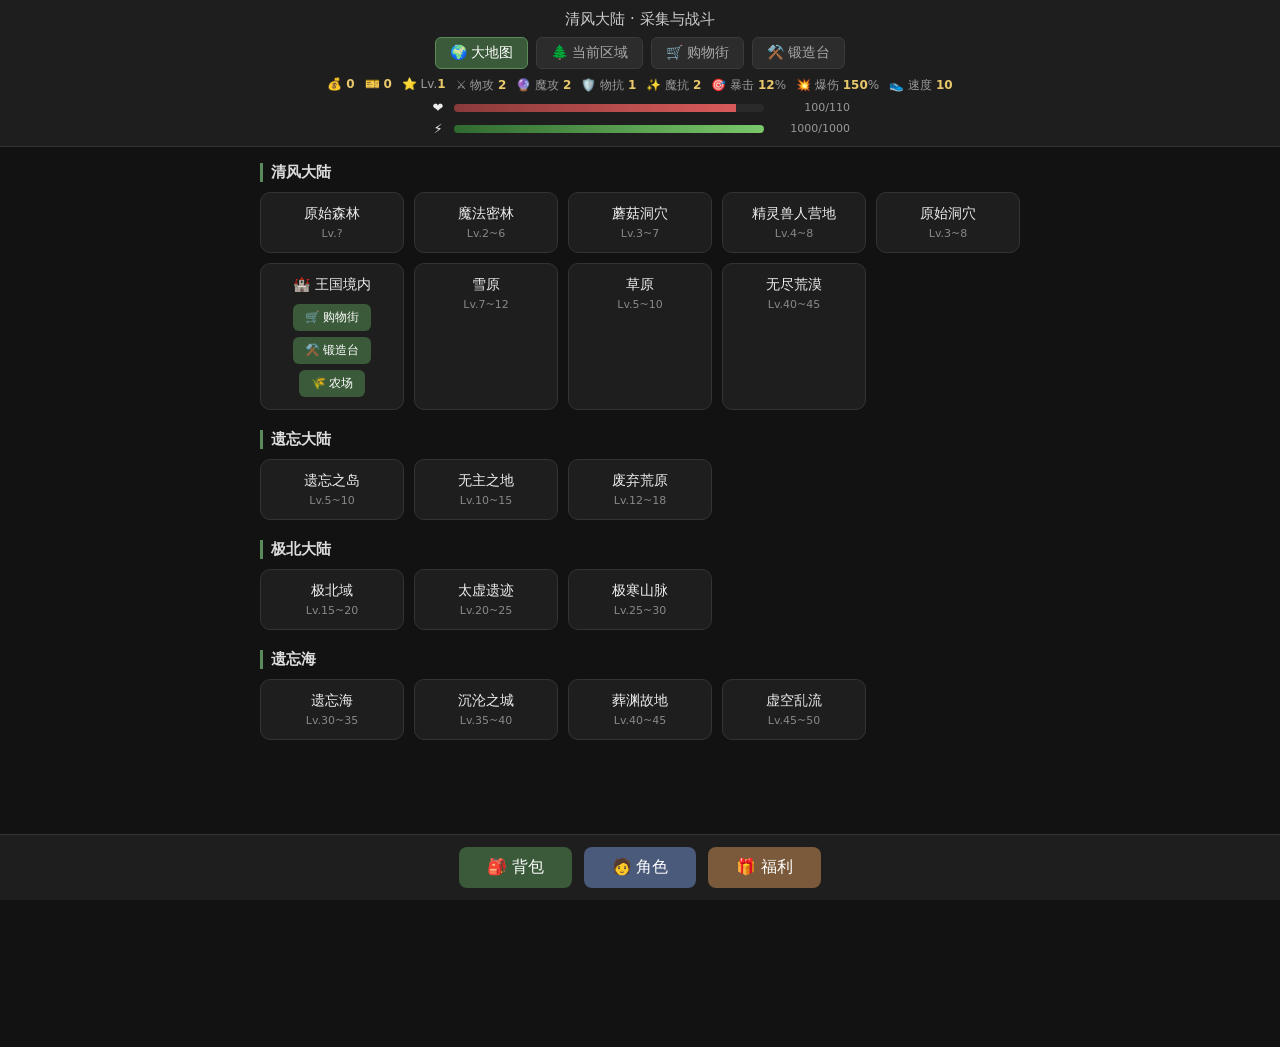
<file: index.html>
<!DOCTYPE html>
<html lang="zh-CN">
<head>
<meta charset="UTF-8">
<meta name="viewport" content="width=device-width, initial-scale=1.0, maximum-scale=1.0, user-scalable=no">
<meta name="apple-mobile-web-app-capable" content="yes">
<meta name="mobile-web-app-capable" content="yes">
<meta name="apple-mobile-web-app-status-bar-style" content="black-translucent">
<title>清风大陆 · 采集与战斗</title>
<link rel="stylesheet" href="styles.css">
</head>
<body>
<header>
  <h1>清风大陆 · 采集与战斗</h1>
  <div class="tabs">
    <button data-scene="map" class="active">🌍 大地图</button>
    <button data-scene="gather">🌲 当前区域</button>
    <button data-scene="shop">🛒 购物街</button>
    <button data-scene="forge">⚒️ 锻造台</button>
  </div>
  <div class="stat-bar">
    <span class="stat">💰 <b id="gold-display">0</b></span>
    <span class="stat">🎫 <b id="ticket-display">0</b></span>
    <span class="stat">⭐ Lv.<b id="level-display">1</b></span>
    <span class="stat">⚔️ 物攻 <b id="atk-display">1</b></span>
    <span class="stat">🔮 魔攻 <b id="matk-display">0</b></span>
    <span class="stat">🛡️ 物抗 <b id="def-display">2</b></span>
    <span class="stat">✨ 魔抗 <b id="mdef-display">0</b></span>
    <span class="stat">🎯 暴击 <b id="crit-display">12</b>%</span>
    <span class="stat">💥 爆伤 <b id="critdmg-display">150</b>%</span>
    <span class="stat">👟 速度 <b id="spd-display">0</b></span>
  </div>
  <div class="bar-row">
    <span class="bar-label">❤️</span>
    <div class="bar hp-bar"><div class="bar-fill" id="hp-fill"></div></div>
    <span class="bar-text"><span id="hp-display">100</span>/<span id="maxhp-display">100</span></span>
  </div>
  <div class="bar-row">
    <span class="bar-label">⚡</span>
    <div class="bar stamina-bar"><div class="bar-fill" id="stamina-fill"></div></div>
    <span class="bar-text"><span id="stamina-display">1000</span>/<span id="maxstamina-display">1000</span></span>
  </div>
</header>
<main id="scene" style="min-height: 100vh;">
  <div id="map-view" style="display:none"><div id="map-body"></div></div>

  <div id="gather-view" style="display:none; width: 100%; height: 100%;">
    <!-- 探索主容器 (铺满屏幕) -->
    <div id="explore-container" style="width:100%; height:100%; background:#4b9a30; position:absolute; inset:0; overflow:hidden; touch-action:none;">

      <!-- 世界层 (受相机控制) -->
      <div id="explore-world" style="position:absolute; top:0; left:0; width:1600px; height:1000px; background: radial-gradient(circle, #8ce569 0%, #4b9a30 100%); transform-origin: 0 0;">

        <!-- 河流 SVG -->
        <svg style="position:absolute; top:0; left:0; width:100%; height:100%; pointer-events:none; z-index:0;" viewBox="0 0 1600 1000" preserveAspectRatio="none">
          <path d="M 200 0 Q 600 500 400 1000" stroke="#5ab8d9" stroke-width="160" fill="none" stroke-linecap="round" />
          <path d="M 200 0 Q 600 500 400 1000" stroke="#81d4fa" stroke-width="120" fill="none" stroke-linecap="round" />
          <path d="M 200 0 Q 600 500 400 1000" stroke="#b3e5fc" stroke-width="40" fill="none" stroke-linecap="round" stroke-dasharray="40 30" />
        </svg>

        <!-- 实体节点容器 -->
        <div id="explore-nodes" style="position:absolute; top:0; left:0; width:100%; height:100%; z-index:5;"></div>

        <!-- 玩家 -->
        <div id="explore-player" style="position:absolute; width:70px; height:70px; z-index:10; transform: translate(0,0); display:flex; flex-direction:column; align-items:center; justify-content:center; pointer-events:none;">
          <div id="explore-player-emoji" style="font-size:56px; line-height:1; filter: drop-shadow(0 4px 4px rgba(0,0,0,0.3));">😀</div>
          <div id="explore-player-name" style="position:absolute; bottom:-15px; font-size:14px; font-weight:bold; background:rgba(0,0,0,0.7); color:#e8c86a; padding:2px 8px; border-radius:12px; white-space:nowrap; pointer-events:none; box-shadow: 0 2px 4px rgba(0,0,0,0.3);">天天</div>
        </div>
      </div>

      <!-- UI 层 (固定在屏幕，不随相机移动) -->
      <!-- 探索界面顶部悬浮栏 -->
      <div class="explore-top-bar">
        <button id="btn-guide">✨ 指引</button>
        <button id="btn-explore-world">🌍 大世界</button>
        <button id="btn-explore-map">🗺️ 区域地图</button>
        <button id="btn-explore-settings">⚙️ 设置</button>
      </div>

      <!-- 左上角地图名称 -->
      <div id="map-name-display" style="position:absolute; top:55px; left:16px; color:#fff; font-size:16px; font-weight:bold; text-shadow: 1px 1px 3px rgba(0,0,0,0.8); z-index: 20; pointer-events:none;">
        原始森林
      </div>

      <div id="explore-tip" style="position:absolute; top:60px; left:10px; background:rgba(0,0,0,0.7); color:#fff; padding:6px 12px; border-radius:6px; font-size:13px; pointer-events:none; z-index:20;">
        点击地面移动 / 靠近物体交互
      </div>

      <div id="interact-prompt" style="position:absolute; display:none; background:#222; color:#e8c86a; border:2px solid #e8c86a; padding:4px 10px; border-radius:8px; font-size:13px; font-weight:bold; pointer-events:auto; cursor:pointer; z-index:20; transform: translate(-50%, -120%); white-space:nowrap; box-shadow: 0 2px 6px rgba(0,0,0,0.4);">按 F 交互</div>

      <!-- 采集进度条 UI -->
      <div id="gather-progress-ui" style="position:absolute; top:50%; left:50%; transform:translate(-50%, -50%); background:rgba(0,0,0,0.8); padding:15px 20px; border-radius:10px; display:none; z-index:30; text-align:center; color:#fff; border:2px solid #5a8b5a; box-shadow: 0 4px 15px rgba(0,0,0,0.5);">
        <div style="margin-bottom:8px; font-size:15px; font-weight:bold; color:#7fc47f;">采集中...</div>
        <div style="width:240px; height:16px; background:#222; border-radius:10px; overflow:hidden; border:1px solid #555;">
          <div id="gather-progress-fill" style="width:0%; height:100%; background:linear-gradient(90deg,#2f6a2f,#7ac86a);"></div>
        </div>
      </div>

      <!-- 聊天对话框 -->
      <div id="explore-dialog" style="position:absolute; bottom:80px; left:50%; transform:translateX(-50%); width:80%; max-width:600px; background:rgba(30,30,30,0.95); border:2px solid #555; color:#fff; padding:16px 20px; border-radius:10px; display:none; z-index:9999; box-shadow: 0 4px 15px rgba(0,0,0,0.5);">
        <div id="explore-dialog-text" style="font-size:16px; line-height:1.6; margin-bottom:12px;">你好！</div>
        <div style="text-align:right;">
          <button id="explore-dialog-btn" style="background:#4488dd; color:#fff; border:none; padding:8px 24px; border-radius:6px; font-size:15px; cursor:pointer; font-weight:bold;">确定</button>
        </div>
      </div>

    </div>

    <!-- ↓↓↓ 旧版网格采集区域（暂时隐藏保留，等 JS 探索逻辑完成后可整块删除） ↓↓↓ -->
    <div class="gather-wrap" style="display:none">
      <div class="gather-tip" id="gather-tip"></div>
      <div class="gather-grid" id="gather-grid"></div>
      <div class="monster-area" id="monster-area"></div>
      <div class="boss-area" id="boss-area" style="display:none">
        <h4># 守护者出没 #</h4>
        <div id="boss-area-content"></div>
      </div>
    </div>
    <!-- ↑↑↑ 旧版网格采集区域 ↑↑↑ -->
  </div>

  <div id="shop-view" style="display:none">
    <div class="bag-tabs" id="shop-tabs" style="border-bottom: 1px solid #333; margin-bottom: 16px;">
      <button data-tab="food" class="active">🍔 食品</button>
      <button data-tab="consume">🧪 消耗品</button>
      <button data-tab="ticket">🎫 点券商店</button>
    </div>
    <div id="shop-sections"></div>
  </div>
  <div id="forge-view" style="display:none">
    <div class="shop-section">
      <h3>⚒️ 锻造台 · 武器 / 防具 / 丹药</h3>
      <div class="forge-grid" id="forge-grid"></div>
    </div>
  </div>
</main>
<footer>
  <button id="bag-btn">🎒 背包</button>
  <button id="char-btn">🧑 角色</button>
  <button id="gift-btn">🎁 福利</button>
</footer>

<!-- 背包 -->
<div id="bag-panel" class="overlay">
  <div class="panel-header"><h2>背包</h2><button id="close-bag">✕</button></div>
  <div class="bag-tabs" id="bag-tabs">
    <button data-tab="equip">装备</button>
    <button data-tab="food" class="active">食物</button>
    <button data-tab="consume">消耗品/养成</button>
    <button data-tab="material">材料/道具</button>
  </div>
  <div class="panel-body" id="bag-body"></div>
  <div class="bag-footer">
    <span>💰 金币 <b id="bag-gold">0</b></span>
    <span>🎫 点券 <b id="bag-ticket">0</b></span>
  </div>
</div>

<!-- 角色 -->
<div id="char-panel" class="overlay">
  <div class="panel-header"><h2>角色</h2><button id="close-char">✕</button></div>
  <div class="bag-tabs" id="char-tabs">
    <button data-tab="party" class="active">角色背包</button>
    <button data-tab="warehouse">角色仓库</button>
  </div>
  <div class="panel-body wide" id="char-body"></div>
</div>

<!-- 装备库 -->
<div id="equip-panel" class="overlay">
  <div class="panel-header"><h2 id="equip-panel-title">装备库</h2><button id="close-equip-panel">✕</button></div>
  <div class="panel-body" id="equip-panel-body"></div>
</div>

<!-- 技能分配 -->
<div id="skill-allocate-panel" class="overlay">
  <div class="panel-header"><h2>技能分配</h2><button id="close-skill-allocate">✕</button></div>
  <div class="panel-body" id="skill-allocate-body"></div>
</div>

<!-- 经验分配面板 -->
<div id="exp-allocate-panel" class="overlay">
  <div class="panel-header"><h2>分配经验</h2><button id="close-exp-allocate">✕</button></div>
  <div class="panel-body" style="display:flex; flex-direction:column; align-items:center;">

    <div class="exp-box" style="width:100%;">
      <div class="bag-tabs" style="justify-content:center; border-bottom:1px solid #4a7ab8; margin-bottom:15px;">
        <button class="active" id="tab-eat-exp">吃经验</button>
        <button id="tab-eat-item">吃经验道具</button>
      </div>

      <div id="exp-eat-view">
        <div class="exp-header">
          <div class="exp-lv-circle" id="exp-lv-text">Lv.1</div>
          <div class="exp-bar-bg">
            <div class="exp-bar-outer"><div class="exp-bar-inner" id="exp-bar-fill"></div></div>
            <div class="exp-bar-text">
              <span id="exp-cur-text">0/100</span>
              <span>升级所需：<span id="exp-need-text" style="color:#e8c86a;">100</span></span>
            </div>
          </div>
        </div>

        <div class="exp-pool-text">我的累积经验：<span id="exp-pool-text">0</span></div>

        <div class="exp-input-row">
          <span>该角色增加</span>
          <button id="btn-exp-minus">-</button>
          <input type="number" id="exp-alloc-input" value="0" min="0">
          <button id="btn-exp-plus">+</button>
          <span>点经验值</span>
        </div>

        <button class="exp-confirm-btn" id="btn-exp-confirm">确 认</button>

        <div class="exp-quick-row">
          <button class="exp-quick-btn" data-action="1">升1级</button>
          <button class="exp-quick-btn" data-action="10">升10级</button>
          <button class="exp-quick-btn max" data-action="max">一键满级</button>
        </div>
      </div>

      <div id="exp-item-view" style="display:none;">
        <div style="font-size:13px;color:#8ab8e8;margin-bottom:12px;text-align:center;">点击使用经验果（增加经验池）</div>
        <div class="exp-item-list" id="exp-item-list"></div>
      </div>
    </div>

  </div>
</div>

<!-- 福利 -->
<div id="gift-panel" class="overlay">
  <div class="panel-header"><h2>福利中心</h2><button id="close-gift">✕</button></div>
  <div class="bag-tabs" id="gift-tabs" style="justify-content:center; margin-bottom:16px;">
    <button data-tab="newbie" class="active">🎉 7天新手礼包</button>
    <button data-tab="daily">📅 每日签到</button>
    <button data-tab="redeem">🎁 兑换中心</button>
    <button data-tab="online">⏱️ 在线礼</button>
  </div>
  <div class="panel-body" id="gift-body"></div>
</div>

<!-- 详情 -->
<div id="detail"><div class="detail-card" id="detail-content"></div></div>

<!-- 战斗面板 -->
<div id="battle-panel">
  <div class="battle-turn-indicator" id="battle-turn-indicator"></div>
  <div class="battle-top" id="battle-top"></div>
  <div class="battle-actions" id="battle-actions"></div>
  <div class="battle-submenu" id="battle-submenu"></div>
  <div class="battle-log" id="battle-log"></div>
</div>

<!-- 交易确认面板 -->
<div id="trade-panel">
  <div class="trade-card">
    <div class="trade-header" id="trade-title">购买确认</div>
    <div class="trade-item-info">
      <div class="trade-emoji" id="trade-emoji">💎</div>
      <div class="trade-meta">
        <div class="trade-name" id="trade-name">物品名称</div>
        <div class="trade-price" id="trade-price">单价：💰 10</div>
      </div>
    </div>
    <div class="trade-row">
      <span>购买/使用数量</span>
      <div class="trade-qty-ctrl">
        <button id="trade-minus">−</button>
        <span class="qty-val" id="trade-qty">1</span>
        <button id="trade-plus">+</button>
        <button class="max-btn" id="trade-max">最大</button>
      </div>
    </div>
    <div class="trade-row">
      <span>合计花费/消耗</span>
      <span id="trade-cost" style="color:#e8c86a;font-weight:bold;">💰 10</span>
    </div>
    <div class="trade-row">
      <span>拥有数量</span>
      <span id="trade-own" style="color:#8ab88a;">💰 0</span>
    </div>
    <div class="trade-actions">
      <button class="btn-confirm" id="trade-confirm">确定</button>
      <button class="btn-cancel" id="trade-cancel">取消</button>
    </div>
  </div>
</div>

<!-- 奖励网格弹窗 -->
<div id="reward-modal">
  <div class="reward-box">
    <h3>以下物品已经放入你的背包中啦！</h3>
    <div class="reward-grid" id="reward-grid"></div>
    <button class="reward-btn" id="reward-confirm">确 定</button>
  </div>
</div>

<!-- 长按提示 -->
<div id="item-longpress-tooltip"></div>

<!-- 对话框/弹窗 -->
<div class="modal-bg" id="altar-dialog">
  <div class="modal-box">
    <h3>符文祭坛</h3>
    <p>沉寂的祭坛上，古老的法阵失去了光辉。<br><br>“需要 <b>3</b> 颗魔法晶矿才能修复法阵...”<br><br>是否消耗 <b>15</b> 个魔法晶矿供奉，开启守护者的试炼？</p>
    <div class="modal-btns">
      <button class="btn-gold" id="btn-altar-offer">提交供奉 (-15魔法晶矿)</button>
      <button class="btn-gray" id="btn-altar-leave">离开</button>
    </div>
  </div>
</div>

<div class="modal-bg" id="boss-rules-dialog">
  <div class="modal-box" style="text-align:left;">
    <h3 style="text-align:center;">森林领主的试炼 · 规则</h3>
    <p style="font-size:13px;color:#bbb;">
      1. 试炼共分为三关，需按顺序解锁挑战。<br>
      2. 每日拥有一定的挑战次数，挑战失败或胜利均消耗次数。<br>
      3. 关卡内为多敌人战斗，击败一个敌人后会立刻迎战下一个。<br>
      4. 每次通关后不再获得通关奖励，但可以继续挑战获取经验与掉落。<br>
      5. 成功通过第三关后，将获得传说守护者 <b>朽木领主</b>！
    </p>
    <div class="modal-btns">
      <button class="btn-gray" id="btn-rules-close" style="width:100%;">我知道了</button>
    </div>
  </div>
</div>

<div id="boss-panel" class="overlay">
  <div class="panel-header">
    <h2>森林领主的试炼</h2>
    <div>
      <button id="btn-boss-rules" style="font-size:14px; background:#333; color:#ccc; padding:4px 10px; border-radius:6px; margin-right:10px;">挑战说明</button>
      <button id="close-boss-panel">✕</button>
    </div>
  </div>
  <div class="panel-body" id="boss-panel-body"></div>
</div>

<!-- 全局提示浮层 -->
<div id="global-tooltip"></div>

<!-- 小地图面板 -->
<div id="minimap-panel" class="overlay" style="background:rgba(0,0,0,0.85); z-index:200;">
  <div class="panel-header"><h2>区域小地图</h2><button id="close-minimap">✕</button></div>
  <div class="panel-body" style="display:flex; align-items:center; justify-content:center;">
    <div id="minimap-content" style="background:#f4f4f4; border:4px solid #b97a4a; border-radius:12px; padding:20px; width:100%; max-width:600px; height:400px; position:relative;">
      <!-- 小地图节点动态生成 -->
    </div>
  </div>
</div>

<!-- 游戏指引 -->
<div id="guide-panel" class="overlay">
  <div class="panel-header"><h2>游戏指引</h2><button id="close-guide">✕</button></div>
  <div class="bag-tabs" id="guide-tabs">
    <button data-tab="task" class="active">任务档案</button>
    <button data-tab="active">活跃</button>
    <button data-tab="explore">探索</button>
  </div>
  <div class="panel-body" id="guide-body" style="line-height: 1.8; color: #ccc;">
    <!-- 内容通过 JS 渲染 -->
  </div>
</div>

<!-- 设置面板 -->
<div id="settings-panel" class="overlay">
  <div class="panel-header"><h2>设置</h2><button id="close-settings">✕</button></div>
  
  <div class="bag-tabs" id="settings-tabs">
    <button data-tab="mode" class="active">模式</button>
    <button data-tab="display">画面</button>
    <button data-tab="sound">声音</button>
    <button data-tab="account">账号</button>
    <button data-tab="storage">存储</button>
  </div>

  <div class="panel-body" id="settings-body">
    <!-- 模式 -->
    <div id="settings-tab-mode" class="settings-section">
      <h3>模式选择</h3>
      <div class="settings-row">
        <label><input type="radio" name="game_mode" value="auto" checked> 自动识别</label>
        <label><input type="radio" name="game_mode" value="mobile"> 手机模式</label>
        <label><input type="radio" name="game_mode" value="pc"> 电脑模式</label>
      </div>
      <p class="settings-hint">自动识别会根据屏幕宽度适配操作方式。</p>
    </div>

    <!-- 画面 -->
    <div id="settings-tab-display" class="settings-section" style="display:none;">
      <h3>画面显示</h3>
      <div class="settings-row">
        <span>全屏模式</span>
        <label class="toggle-switch">
          <input type="checkbox" id="setting-fullscreen">
          <span class="slider"></span>
        </label>
      </div>
      <div class="settings-row">
        <span>过渡动画</span>
        <label class="toggle-switch">
          <input type="checkbox" id="setting-animations" checked>
          <span class="slider"></span>
        </label>
      </div>
      <p class="settings-hint">全屏模式在手机端体验更佳，电脑端调试时建议关闭。</p>
    </div>

    <!-- 声音 -->
    <div id="settings-tab-sound" class="settings-section" style="display:none;">
      <h3>声音设置</h3>
      <p style="color:#999; padding: 20px 0;">声音功能正在施工中...</p>
    </div>

    <!-- 账号 -->
    <div id="settings-tab-account" class="settings-section" style="display:none;">
      <h3>账号管理</h3>
      <p style="color:#999; padding: 20px 0;">账号系统正在施工中...</p>
    </div>

    <!-- 存储 -->
    <div id="settings-tab-storage" class="settings-section" style="display:none;">
      <h3>存储设置</h3>
      <div class="settings-row">
        <span>本地存储 (上限5MB)</span>
        <span style="color:#7fc47f;">使用中</span>
      </div>
      <p style="color:#999; margin-top:10px;">云端存储功能正在施工中...</p>
      <button id="btn-clear-save" style="margin-top:20px; width:100%; padding:10px; background:#a03a3a; color:#fff; border:none; border-radius:8px; cursor:pointer;">清空本地存档并重启</button>
    </div>
  </div>
</div>

<!-- 德鲁伊的小摊 -->
<div id="druid-shop-panel" class="overlay">
  <div class="panel-header"><h2>德鲁伊的神秘小摊</h2><button onclick="document.getElementById('druid-shop-panel').classList.remove('open'); document.body.classList.remove('panel-open')">✕</button></div>
  <div class="bag-tabs" id="druid-shop-tabs" style="border-bottom:1px solid #333; padding:10px 0; margin-bottom:12px; justify-content:center; gap:10px;">
    <button data-tab="combat" class="active">⚔️ 战斗道具</button>
    <button data-tab="consume">🧪 消耗品</button>
    <button data-tab="egg">🥚 角色蛋</button>
  </div>
  <div class="panel-body" id="druid-shop-body"></div>
</div>

<!-- 孵化室 -->
<div id="incubator-panel" class="overlay">
  <div class="panel-header"><h2>孵化室</h2><button onclick="closeIncubator()">✕</button></div>
  <div class="panel-body" style="display:flex; flex-direction:column; align-items:center;">
    <div id="incubator-slots-container" style="display:flex; gap:20px; margin-top:20px;"></div>
    <div style="width:100%; margin-top:30px; border-top:1px solid #444; padding-top:20px;">
       <h3 style="font-size:14px; color:#aaa; margin-bottom:10px;">背包中的角色蛋</h3>
       <div id="incubator-bag-grid" style="display:grid; grid-template-columns:repeat(3, 1fr); gap:10px; max-height:240px; overflow-y:auto; background:rgba(0,0,0,0.2); padding:10px; border-radius:8px;"></div>
    </div>
  </div>
</div>

<!-- 捕捉全局报错，专治手机端黑屏 -->
<script>
  window.onerror = function(msg, url, line, col, error) {
    const errDiv = document.createElement('div');
    errDiv.style.cssText = 'position:fixed;top:0;left:0;width:100%;background:rgba(200,0,0,0.9);color:white;z-index:99999;padding:10px;font-size:13px;word-break:break-all;';
    errDiv.innerText = 'JS 报错: ' + msg + ' \n文件: ' + url.split('/').pop() + ' 行: ' + line;
    document.body.appendChild(errDiv);
    return false;
  };
  window.addEventListener('unhandledrejection', function(event) {
    const errDiv = document.createElement('div');
    errDiv.style.cssText = 'position:fixed;top:0;left:0;width:100%;background:rgba(200,0,0,0.9);color:white;z-index:99999;padding:10px;font-size:13px;word-break:break-all;';
    errDiv.innerText = '异步报错: ' + (event.reason ? event.reason.stack || event.reason : '未知原因');
    document.body.appendChild(errDiv);
  });
</script>
<script type="module" src="./js/main.js"></script>
</body>
</html>
</file>
<file: styles.css>
*{box-sizing:border-box;margin:0;padding:0;-webkit-user-select: none;user-select: none;-webkit-touch-callout: none;}
  body{font-family:-apple-system,'Segoe UI',system-ui,sans-serif;background:#121212;color:#eee;min-height:100vh;display:flex;flex-direction:column;margin:0;padding:0}
  header{padding:10px 12px;background:#1e1e1e;border-bottom:1px solid #333;text-align:center;flex-shrink:0}
  h1{font-size:15px;font-weight:500;margin-bottom:8px;color:#ccc}
  .tabs{display:flex;justify-content:center;gap:8px;flex-wrap:wrap}
  .tabs button{background:#2c2c2c;color:#aaa;border:1px solid #3a3a3a;border-radius:6px;padding:6px 14px;font-size:14px;cursor:pointer}
  .tabs button.active{background:#3a5a3a;color:#fff;border-color:#5a8b5a}
  .stat-bar{display:flex;justify-content:center;gap:10px;flex-wrap:wrap;margin-top:8px;font-size:12px;color:#999}
  .stat-bar b{color:#e8c86a;font-weight:600}
  .bar-row{display:flex;align-items:center;gap:8px;margin:6px auto 0;max-width:420px;width:100%}
  .bar-label{font-size:13px;width:16px}
  .bar{flex:1;height:8px;background:#2a2a2a;border-radius:4px;overflow:hidden}
  .bar-fill{height:100%;width:100%;transition:width .25s}
  .hp-bar .bar-fill{background:linear-gradient(90deg,#8a3a3a,#d95a5a)}
  .stamina-bar .bar-fill{background:linear-gradient(90deg,#2f6a2f,#7ac86a)}
  .bar-text{font-size:11px;color:#999;min-width:78px;text-align:right}
  #scene{flex:1;display:flex;align-items:center;justify-content:center;padding:16px;padding-bottom:80px;transition:background .4s}
  #gather-view{width:100%;display:flex;justify-content:center}

  /* ================= 探索全屏模式 ================= */
  body.in-explore { overflow: hidden; height: 100vh; }
  body.in-explore header { display: none !important; }
  body.in-explore #scene { padding: 0 !important; overflow: hidden; align-items: stretch; }

  /* 底部悬浮按钮栏（适配探索模式） */
  body.in-explore footer {
    display: flex;
    position: fixed;
    bottom: 20px; /* 距离底部距离 */
    left: 50%;
    transform: translateX(-50%);
    background: transparent;
    border: none;
    padding: 0;
    z-index: 150;
    gap: 12px;
  }
  body.in-explore footer button {
    background: rgba(0, 0, 0, 0.5);
    backdrop-filter: blur(4px);
    -webkit-backdrop-filter: blur(4px);
    border: 1px solid rgba(255, 255, 255, 0.2);
    color: #fff;
    padding: 8px 20px;
    border-radius: 20px;
    font-size: 14px;
    font-weight: bold;
    cursor: pointer;
    transition: background 0.2s;
    box-shadow: 0 2px 6px rgba(0,0,0,0.3);
  }
  body.in-explore footer button:hover { background: rgba(0, 0, 0, 0.7); }

  /* 确保顶部按钮和底部按钮样式完全一致 */
  .explore-top-bar button {
    background: rgba(0, 0, 0, 0.5);
    backdrop-filter: blur(4px);
    -webkit-backdrop-filter: blur(4px);
    border: 1px solid rgba(255, 255, 255, 0.2);
    color: #fff;
    padding: 8px 20px;
    border-radius: 20px;
    font-size: 14px;
    font-weight: bold;
    cursor: pointer;
    transition: background 0.2s;
    box-shadow: 0 2px 6px rgba(0,0,0,0.3);
  }
  .explore-top-bar button:hover { background: rgba(0, 0, 0, 0.7); }

  /* 顺便确保弹出的面板覆盖在最顶层 */
  .overlay { z-index: 200 !important; }

  .gather-wrap{display:flex;flex-direction:column;align-items:center;gap:12px;max-width:520px;width:100%}
  .gather-tip{font-size:12px;color:#7a9a7a;letter-spacing:1px;text-align:center}
  .gather-grid{display:grid;grid-template-columns:repeat(4,1fr);gap:10px;width:100%;max-width:360px}
  .gather-btn{aspect-ratio:1;font-size:32px;line-height:1;background:rgba(255,255,255,.06);border:1px solid rgba(255,255,255,.12);border-radius:10px;cursor:pointer;display:flex;align-items:center;justify-content:center;transition:transform .15s,opacity .3s,background .15s}
  .gather-btn:active{transform:scale(.88);background:rgba(255,255,255,.15)}
  .gather-btn.cooldown{opacity:.12;pointer-events:none}
  #shop-view,#forge-view,#map-view{width:100%;max-width:760px;margin:0 auto}
  footer{position:fixed;bottom:0;left:0;right:0;padding:12px;background:#1e1e1e;border-top:1px solid #333;display:flex;justify-content:center;gap:12px;z-index:90;transition:transform .2s}
  footer button{background:#3a5a3a;color:#fff;border:none;border-radius:8px;padding:10px 28px;font-size:16px;cursor:pointer}
  #char-btn{background:#4a5a7a}
  #gift-btn{background:#7a5a3a}
  body.battle-open footer, body.panel-open footer{display:none}
  body.battle-open #scene, body.panel-open #scene{padding-bottom:16px}
  .q-white{color:#ccc}.q-green{color:#7fc47f}.q-blue{color:#6aa8ff}.q-purple{color:#c48aff}.q-gold{color:#e8c86a}.q-diamond{color:#8ae8e8}.q-red{color:#ff6a6a}
  
  /* Overlay 基础 */
  .overlay{position:fixed;inset:0;z-index:100;background:rgba(12,12,12,.96);display:none;flex-direction:column}
  .overlay.open{display:flex}
  .panel-header{display:flex;justify-content:space-between;align-items:center;padding:14px 16px;border-bottom:1px solid #333;flex-shrink:0}
  .panel-header h2{font-size:17px;font-weight:500}
  .panel-header button{background:none;border:none;color:#aaa;font-size:22px;cursor:pointer}
  .panel-body{flex:1;overflow-y:auto;padding:16px;max-width:720px;width:100%;margin:0 auto;}
  .panel-body.wide{max-width:900px}
  
  /* Tabs 通用 */
  .bag-tabs{display:flex;justify-content:flex-start;padding:10px 16px;border-bottom:1px solid #333;flex-shrink:0;gap:8px;overflow-x:auto;white-space:nowrap;}
  .bag-tabs::-webkit-scrollbar{display:none;}
  .bag-tabs button{background:#2c2c2c;color:#aaa;border:1px solid #3a3a3a;border-radius:6px;padding:6px 18px;font-size:14px;cursor:pointer}
  .bag-tabs button.active{background:#3a5a3a;color:#fff;border-color:#5a8b5a}
  
  .item-row{display:flex;align-items:center;gap:12px;padding:10px 12px;background:rgba(255,255,255,.05);border-radius:8px;margin-bottom:8px;cursor:pointer;transition:background .15s}
  .item-row:hover{background:rgba(255,255,255,.1)}
  .item-row .emoji{font-size:26px}.item-row .name{flex:1;font-size:15px}.item-row .count{color:#8ab88a;font-size:14px}
  .empty-hint{color:#666;font-size:14px;padding:12px 0;text-align:center;}
  .equipped-tag{display:inline-block;font-size:11px;color:#8ab88a;border:1px solid #3a5a3a;border-radius:20px;padding:1px 8px;vertical-align:middle;font-weight:400}
  .category-title{font-size:12px;color:#777;letter-spacing:2px;margin:18px 0 8px;font-weight:bold;}
  .category-title:first-child{margin-top:0}
  
  /* 背包底部状态栏 */
  .bag-footer{flex-shrink:0;padding:12px;background:#1e1e1e;border-top:1px solid #333;display:flex;justify-content:center;gap:40px;font-size:15px;color:#ccc;z-index:10;font-weight:bold;}
  .bag-footer b{color:#e8c86a;}

  /* 详情面板 */
  #detail{position:fixed;inset:0;z-index:200;background:rgba(0,0,0,.7);display:none;align-items:center;justify-content:center;padding:24px}
  #detail.open{display:flex}
  .detail-card{background:#242424;border:1px solid #3a3a3a;border-radius:16px;padding:24px;max-width:340px;width:100%;text-align:center;max-height:92vh;overflow-y:auto}
  .detail-card .big-emoji{font-size:64px;margin-bottom:12px}
  .detail-card h3{font-size:20px;margin-bottom:6px}
  .cat-tag{display:inline-block;font-size:12px;color:#8ab88a;border:1px solid #3a5a3a;border-radius:20px;padding:2px 12px;margin-bottom:10px}
  .detail-quality{display:inline-block;font-size:12px;margin-bottom:10px;border-radius:20px;padding:2px 12px;border:1px solid currentColor}
  .detail-effect{font-size:13px;color:#7fc47f;margin-bottom:10px}
  .detail-passive{font-size:12px;color:#c48aff;margin-bottom:10px;font-style:italic;cursor:help}
  .detail-card p{font-size:14px;color:#bbb;line-height:1.7;text-align:left;margin-bottom:16px}
  .detail-price{font-size:13px;color:#e8c86a;margin-bottom:14px}
  .action-row{margin-bottom:14px;display:flex;gap:10px;justify-content:center;flex-wrap:wrap}
  .action-row button{background:#4a6a9a;color:#fff;border:none;border-radius:8px;padding:9px 24px;font-size:15px;cursor:pointer}
  .sell-area{display:flex;flex-direction:column;gap:8px;margin-bottom:16px}
  .qty-control{display:flex;align-items:center;justify-content:center;gap:14px}
  .qty-control button{width:32px;height:32px;border-radius:8px;border:1px solid #444;background:#2a2a2a;color:#eee;font-size:18px;cursor:pointer}
  #sell-btn,#sell-all-btn{border:none;border-radius:8px;padding:8px 0;font-size:14px;cursor:pointer}
  #sell-btn{background:#3a5a3a;color:#fff}#sell-all-btn{background:#5a3a3a;color:#fff}
  .detail-card>#close-detail{background:#3a3a3a;color:#ddd;border:none;border-radius:8px;padding:8px 26px;font-size:15px;cursor:pointer}
  
  /* 商店 */
  .shop-section{margin-bottom:28px}
  .shop-section h3{font-size:16px;margin-bottom:12px;color:#ddd;display:flex;justify-content:space-between;align-items:center}
  .shop-section h3 button{background:#3a5a3a;color:#fff;border:none;border-radius:6px;padding:5px 12px;font-size:12px;cursor:pointer}
  .shop-grid,.forge-grid{display:grid;grid-template-columns:repeat(auto-fill,minmax(150px,1fr));gap:10px}
  .shop-item,.forge-card{background:rgba(255,255,255,.06);border:1px solid rgba(255,255,255,.12);border-radius:10px;padding:12px;text-align:center;display:flex;flex-direction:column;align-items:center;gap:6px}
  .shop-item.sold-out{opacity:.5}
  .shop-emoji{font-size:32px}.shop-name{font-size:14px}.shop-price{font-size:13px;color:#e8c86a}.shop-stock{font-size:12px;color:#888}
  .buy-btn{margin-top:4px;background:#3a5a3a;color:#fff;border:none;border-radius:6px;padding:6px 16px;font-size:13px;cursor:pointer}
  .buy-btn:disabled{opacity:.35;cursor:not-allowed}
  .sold-out-tag{font-size:12px;color:#a55;margin-top:4px}
  .forge-effect{font-size:12px;color:#7fc47f;line-height:1.5}
  .forge-sub{font-size:11px;color:#888}
  .forge-cost{width:100%;display:flex;flex-direction:column;gap:3px;margin-top:4px}
  .cost-line{display:flex;justify-content:space-between;font-size:12px;color:#999}
  .cost-line.lack{color:#c76a6a}
  
  /* 仓库、角色卡片 */
  .warehouse{background:rgba(255,255,255,.03);border:1px solid #2a2a2a;border-radius:12px;padding:12px;margin-bottom:16px}
  .warehouse-title{font-size:13px;color:#777;margin-bottom:10px;letter-spacing:1px;display:flex;justify-content:space-between;align-items:center;}
  .warehouse-grid{display:flex;gap:8px;flex-wrap:wrap}
  .char-card{width:80px;height:106px;display:flex;flex-direction:column;align-items:center;justify-content:center;background:rgba(255,255,255,.05);border:1px solid #333;border-radius:10px;padding:8px;cursor:pointer;transition:background .15s,border-color .15s;flex-shrink:0;}
  .char-card:hover{background:rgba(255,255,255,.1)}
  .char-card.active{border-color:#5a8b5a;background:rgba(60,90,60,.35)}
  .char-card .cc-emoji{font-size:28px}.char-card .cc-name{font-size:12px;width:100%;text-align:center;white-space:nowrap;overflow:hidden;text-overflow:ellipsis;}
  .char-card .cc-lv{font-size:10px;color:#888}
  .char-card .cc-badge{font-size:10px;color:#8ab88a;border:1px solid #3a5a3a;border-radius:20px;padding:0 6px;margin-top:2px;}
  
  .char-detail{display:flex;flex-direction:column;gap:16px}
  .char-top{display:flex;gap:16px;align-items:flex-start}
  .char-avatar{width:96px;height:96px;border-radius:16px;background:rgba(255,255,255,.06);border:1px solid #333;display:flex;align-items:center;justify-content:center;font-size:56px;flex-shrink:0}
  .char-basic{flex:1}
  .char-basic .cb-name{font-size:22px;font-weight:600;margin-bottom:4px;display:flex;align-items:center;gap:8px;}
  .char-basic .cb-meta{font-size:12px;color:#999;line-height:1.7}
  .char-basic .cb-intro{font-size:13px;color:#aaa;line-height:1.6;margin-top:6px}
  .char-section{background:rgba(255,255,255,.03);border:1px solid #2a2a2a;border-radius:12px;padding:12px 14px}
  .char-section h4{font-size:13px;color:#888;margin-bottom:10px;letter-spacing:1px;font-weight:500;display:flex;justify-content:space-between;align-items:center}
  .char-section h4 button{background:#4a6a9a;color:#fff;border:none;border-radius:6px;padding:5px 12px;font-size:12px;cursor:pointer}
  .stat-grid{display:grid;grid-template-columns:repeat(auto-fill,minmax(100px,1fr));gap:8px}
  .stat-cell{display:flex;justify-content:space-between;font-size:13px;color:#bbb;background:rgba(255,255,255,.04);border-radius:6px;padding:6px 10px}
  .stat-cell b{color:#e8c86a}
  .bar-line{display:flex;align-items:center;gap:8px;margin-top:8px}
  .bar-line .bl-label{font-size:12px;color:#888;width:36px}
  .bar-line .bl-bar{flex:1;height:8px;background:#2a2a2a;border-radius:4px;overflow:hidden}
  .bar-line .bl-fill{height:100%}
  .bar-line .bl-fill.hp{background:linear-gradient(90deg,#8a3a3a,#d95a5a)}
  .bar-line .bl-fill.st{background:linear-gradient(90deg,#2f6a2f,#7ac86a)}
  .bar-line .bl-fill.exp{background:linear-gradient(90deg,#3a4a8a,#5a7ad9)}
  .bar-line .bl-text{font-size:11px;color:#999;min-width:72px;text-align:right}
  
  /* 学习力面板 */
  .ev-panel{display:flex;flex-direction:column;gap:6px;margin-top:10px}
  .ev-row{display:flex;align-items:center;gap:8px;background:rgba(0,0,0,.2);padding:6px 10px;border-radius:6px;}
  .ev-label{width:40px;font-size:12px;color:#aaa}
  .ev-bar{flex:1;height:6px;background:#333;border-radius:3px;overflow:hidden}
  .ev-fill{height:100%;background:linear-gradient(90deg,#4a7ab8,#6aa8ff)}
  .ev-num{font-size:11px;color:#777;width:60px;text-align:right}

  /* 系别标签 */
  .type-tag{display:inline-block;font-size:11px;color:#fff;padding:1px 8px;border-radius:10px;font-weight:bold;}
  .type-普通系{background:#909090}.type-火系{background:#e85a4a}.type-水系{background:#4a8ae8}.type-木系{background:#4ab84a}
  .type-上古系{background:#a05ae8}.type-光系{background:#e8c84a;color:#333}.type-暗系{background:#5a4a7a}.type-龙系{background:#5a5ae8}
  .type-冰系{background:#6ad8e8;color:#333}.type-石系{background:#a89a6a}.type-飞行系{background:#8a9ae8}.type-风系{background:#7ac8a0}
  .type-幻系{background:#e87ac8}.type-格斗系{background:#d85a2a}.type-机械系{background:#7a8a8a}.type-神系{background:#e8a04a}
  .type-虫系{background:#a0c82a}.type-毒系{background:#a04a9a}.type-生命系{background:#4ac88a}.type-恶魔系{background:#4a2a3a}
  .type-爬行系{background:#5a9a4a}
  
  /* 装备槽 */
  .equip-grid{display:grid;grid-template-columns:repeat(3,1fr);gap:8px}
  @media (max-width: 550px) { .equip-grid { grid-template-columns: repeat(2, 1fr); } }
  .equip-slot{height:64px;display:flex;align-items:center;gap:10px;padding:10px;background:rgba(255,255,255,.04);border:1px dashed #333;border-radius:8px;box-sizing:border-box;min-width:0;}
  .equip-slot.filled{border-style:solid;border-color:#3a3a3a;background:rgba(255,255,255,.07);cursor:pointer}
  .equip-slot:hover{background:rgba(255,255,255,.12)}
  .equip-slot .slot-icon{font-size:24px;flex-shrink:0}
  .equip-slot .slot-info{flex:1;display:flex;flex-direction:column;gap:2px;min-width:0;overflow:hidden;}
  .equip-slot .slot-name{font-size:11px;color:#777;white-space:nowrap;overflow:hidden;text-overflow:ellipsis;}
  .equip-slot .slot-item{font-size:14px;white-space:nowrap;overflow:hidden;text-overflow:ellipsis;}
  
  /* 装备库面板列表 */
  .equip-item-row{display:flex;align-items:center;gap:12px;padding:10px 12px;background:rgba(255,255,255,.05);border-radius:8px;margin-bottom:8px;cursor:pointer;transition:background .15s}
  .equip-item-row:hover{background:rgba(255,255,255,.1)}
  .equip-item-row .ei-emoji{font-size:26px}
  .equip-item-row .ei-info{flex:1}
  .equip-item-row .ei-name{font-size:15px}
  .equip-item-row .ei-stats{font-size:12px;color:#7fc47f;margin-top:2px}
  .equip-item-row .ei-action{font-size:13px;color:#8ab88a}
  
  .skill-slots{display:flex;gap:8px;flex-wrap:wrap;margin-bottom:12px}
  .skill-slot{flex:1;min-width:130px;background:rgba(255,255,255,.04);border:1px dashed #333;border-radius:8px;padding:8px 10px;font-size:13px}
  .skill-slot.filled{border-style:solid;border-color:#3a5a3a;background:rgba(60,90,60,.2);cursor:pointer}
  .skill-slot .ss-name{font-size:14px;margin-bottom:2px;white-space:nowrap;overflow:hidden;text-overflow:ellipsis;display:flex;align-items:center;gap:4px;}
  .skill-slot .ss-info{font-size:11px;color:#888}
  .skill-slot .ss-empty{color:#555;font-size:13px}
  .learned-skills{display:flex;flex-wrap:wrap;gap:8px}
  .learned-skill{font-size:12px;color:#bbb;background:rgba(255,255,255,.06);border:1px solid #333;border-radius:20px;padding:5px 12px;cursor:pointer}
  .learned-skill:hover{background:rgba(255,255,255,.12)}
  .learned-skill.used{opacity:.6}
  .skill-pp{font-size:10px;color:#6a8a6a}
  .active-char-bar{display:flex;align-items:center;justify-content:space-between;gap:12px;margin-bottom:14px;flex-wrap:wrap}
  .active-char-bar .acb-text{font-size:13px;color:#999}
  .active-char-bar button{background:#3a5a3a;color:#fff;border:none;border-radius:8px;padding:8px 20px;font-size:14px;cursor:pointer}
  .active-char-bar button:disabled{background:#333;color:#666;cursor:default}
  .toast{position:fixed;left:50%;bottom:84px;transform:translateX(-50%);background:rgba(44,44,44,.96);border:1px solid #4a4a4a;color:#eee;padding:9px 20px;border-radius:20px;font-size:14px;z-index:999;white-space:nowrap;animation:toastIn .2s ease}
  body.battle-open .toast, body.panel-open .toast{bottom:24px}
  @keyframes toastIn{from{opacity:0;transform:translate(-50%,12px)}to{opacity:1;transform:translate(-50%,0)}}
  .map-continent{margin-bottom:20px}
  .map-continent h3{font-size:15px;color:#ddd;margin-bottom:10px;border-left:3px solid #5a8b5a;padding-left:8px}
  .map-region-grid{display:grid;grid-template-columns:repeat(auto-fill,minmax(140px,1fr));gap:10px}
  .map-region{background:rgba(255,255,255,.05);border:1px solid #333;border-radius:10px;padding:12px;cursor:pointer;text-align:center;transition:background .15s}
  .map-region:hover{background:rgba(255,255,255,.12)}
  .map-region .mr-name{font-size:14px;margin-bottom:4px}
  .map-region .mr-lv{font-size:11px;color:#888}
  .map-region.kingdom{display:flex;flex-direction:column;gap:6px;cursor:default}
  .map-region.kingdom .mr-name{cursor:default}
  .kingdom-actions{display:flex;gap:6px;flex-wrap:wrap;justify-content:center}
  .kingdom-actions button{background:#3a5a3a;color:#fff;border:none;border-radius:6px;padding:5px 12px;font-size:12px;cursor:pointer}
  .monster-area{margin-top:16px;background:rgba(255,255,255,.03);border:1px solid #2a2a2a;border-radius:10px;padding:12px;width:100%}
  .monster-area h4{font-size:13px;color:#888;margin-bottom:8px;letter-spacing:1px}
  .monster-list{display:flex;gap:8px;flex-wrap:wrap}
  .monster-chip{background:rgba(200,80,80,.15);border:1px solid #6a3a3a;border-radius:8px;padding:8px 14px;cursor:pointer;font-size:13px;display:flex;align-items:center;gap:6px}
  .monster-chip:hover{background:rgba(200,80,80,.3)}
  .monster-chip .mc-lv{font-size:10px;color:#c88}
  
  /* 战斗界面 */
  #battle-panel{position:fixed;inset:0;z-index:100;background:radial-gradient(circle at 50% 30%,#1a1a2a,#0c0c12);display:none;flex-direction:column;padding:16px;overflow:hidden}
  #battle-panel.open{display:flex}
  
  .battle-turn-indicator { text-align: center; font-size: 15px; color: #e8c86a; margin-bottom: 12px; background: rgba(232,200,106,.1); border: 1px solid #5a4a2a; padding: 8px; border-radius: 8px; font-weight: bold; letter-spacing: 1px; width: 100%; max-width: 640px; margin: 0 auto 12px;}
  
  .battle-top{display:flex;flex-direction:column;gap:10px;justify-content:center;align-items:center;flex-wrap:wrap;margin-bottom:12px;flex-shrink:0;width:100%;max-width:640px;margin:0 auto 12px;}
  .battle-side{background:rgba(255,255,255,.05);border:1px solid #333;border-radius:14px;padding:14px;width:100%;}
  .battle-side h3{font-size:16px;margin-bottom:6px;display:flex;justify-content:space-between;align-items:center}
  .battle-side .bs-lv{font-size:11px;color:#888;margin-bottom:8px}
  .battle-hp{height:10px;background:#2a2a2a;border-radius:5px;overflow:hidden;margin-bottom:4px}
  .battle-hp-fill{height:100%;background:linear-gradient(90deg,#8a3a3a,#d95a5a);transition:width .3s}
  .battle-hp-text{font-size:11px;color:#999;text-align:right;margin-bottom:8px}
  .battle-stats{font-size:11px;color:#7fc47f;line-height:1.5;background:rgba(0,0,0,.3);padding:4px 8px;border-radius:6px;min-height:24px;}
  .stat-up{color:#7fc47f}.stat-down{color:#d95a5a}.stat-none{color:#555}
  
  .battle-actions{display:flex;gap:8px;justify-content:center;flex-wrap:wrap;max-width:640px;margin:0 auto;width:100%;flex-shrink:0}
  .battle-actions button{background:#2c2c2c;color:#eee;border:1px solid #3a3a3a;border-radius:8px;padding:10px 18px;font-size:14px;cursor:pointer}
  .battle-actions button:hover{background:#3a3a3a}
  .battle-actions button.primary{background:#3a5a3a;border-color:#5a8b5a}
  .battle-actions button.danger{background:#5a3a3a;border-color:#8a5a5a}
  
  .battle-submenu{max-width:640px;margin:12px auto;width:100%;display:none;flex-direction:column;gap:8px;flex-shrink:0;max-height:200px;overflow-y:auto;}
  .battle-submenu.open{display:flex}
  
  .battle-skill-grid{display:grid;grid-template-columns:repeat(2, 1fr);gap:8px;width:100%;}
  .battle-skill{background:rgba(255,255,255,.06);border:1px solid #3a3a3a;border-radius:8px;padding:10px;cursor:pointer;font-size:13px;display:flex;flex-direction:column;justify-content:center;}
  .battle-skill:hover{background:rgba(255,255,255,.12)}
  .battle-skill .bsk-info{font-size:10px;color:#888;margin-top:2px}
  
  .battle-item-list{display:flex;flex-direction:column;gap:6px;width:100%;}
  .battle-item{background:rgba(255,255,255,.06);border:1px solid #3a3a3a;border-radius:8px;padding:10px 12px;cursor:pointer;font-size:13px;display:flex;justify-content:space-between}
  .battle-item:hover{background:rgba(255,255,255,.12)}
  
  .battle-switch-list{display:grid;grid-template-columns:repeat(2, 1fr);gap:8px;width:100%;}
  .battle-switch{background:rgba(255,255,255,.06);border:1px solid #3a3a3a;border-radius:8px;padding:10px 12px;cursor:pointer;font-size:13px;display:flex;justify-content:center;}
  .battle-switch:hover{background:rgba(255,255,255,.12)}
  .battle-switch.active{border-color:#5a8b5a;background:rgba(60,90,60,.3)}
  
  /* 战斗日志固定在底部 */
  .battle-log{flex:1;min-height:100px;overflow-y:auto;background:rgba(0,0,0,.35);border:1px solid #2a2a2a;border-radius:10px;padding:10px;font-size:12px;line-height:1.7;color:#bbb;width:100%;max-width:640px;margin:12px auto 0;margin-bottom:auto;}
  .battle-log .log-line{margin-bottom:3px}
  .battle-log .log-line.hero{color:#8ab8e8}
  .battle-log .log-line.enemy{color:#d98a8a}
  .battle-log .log-line.system{color:#e8c86a}

  .gift-grid{display:grid;grid-template-columns:repeat(auto-fill,minmax(140px,1fr));gap:10px;margin-bottom:20px}
  .gift-card{background:rgba(255,255,255,.05);border:1px solid #333;border-radius:10px;padding:12px;text-align:center;display:flex;flex-direction:column;gap:6px}
  .gift-card.got{opacity:.5}
  .gift-card.can-get{border-color:#5a8b5a;background:rgba(60,90,60,.2)}
  .gift-day{font-size:12px;color:#888}
  .gift-reward{font-size:12px;color:#bbb;line-height:1.5;min-height:48px}
  .gift-card button{background:#3a5a3a;color:#fff;border:none;border-radius:6px;padding:6px 12px;font-size:12px;cursor:pointer}
  .gift-card button:disabled{background:#333;color:#666;cursor:default}

  /* 技能分配面板 */
  .allocate-slots{display:grid;grid-template-columns:repeat(4, 1fr);gap:8px;margin-bottom:16px}
  .allocate-slot{background:rgba(255,255,255,.04);border:1px dashed #3a5a3a;border-radius:8px;padding:10px;text-align:center;min-height:60px;display:flex;flex-direction:column;justify-content:center;overflow:hidden;}
  .allocate-slot.filled{border-style:solid;background:rgba(60,90,60,.2)}
  .allocate-slot .as-name{font-size:14px;margin-bottom:2px;white-space:nowrap;overflow:hidden;text-overflow:ellipsis;}
  .allocate-slot .as-info{font-size:11px;color:#888}
  .allocate-slot .as-empty{font-size:13px;color:#555}
  .skill-group-title{font-size:12px;color:#777;letter-spacing:2px;margin:16px 0 8px}
  .skill-group-title:first-child{margin-top:0}
  
  .skill-list-grid{display:grid;grid-template-columns:repeat(auto-fill,minmax(160px,1fr));gap:8px}
  .skill-item{background:rgba(255,255,255,.06);border:1px solid #3a3a3a;border-radius:8px;padding:10px;cursor:pointer;font-size:13px;transition:all .15s;display:flex;flex-direction:column;justify-content:space-between;height:90px;box-sizing:border-box;overflow:hidden;position:relative}
  .skill-item:hover{background:rgba(255,255,255,.12)}
  .skill-item.selected{border-color:#5a8b5a;background:rgba(60,90,60,.3)}
  .skill-item.locked{opacity:.4;cursor:not-allowed}
  
  .skill-item .si-name{font-size:14px;font-weight:bold;margin-bottom:4px;white-space:nowrap;overflow:hidden;text-overflow:ellipsis;position:relative;display:flex;gap:4px;align-items:center;}
  .skill-item .si-name span { display: inline-block; }
  .skill-item:hover .si-name span { animation: marquee 3s linear infinite; }
  @keyframes marquee { 0% { transform: translateX(0); } 100% { transform: translateX(calc(-100% + 140px)); } }
  
  .skill-item .si-info{font-size:11px;color:#888;line-height:1.6}
  .allocate-footer{display:flex;gap:10px;justify-content:center;margin-top:20px;padding-top:16px;border-top:1px solid #333}
  .allocate-footer button{border:none;border-radius:8px;padding:9px 28px;font-size:15px;cursor:pointer}
  .allocate-footer .btn-save{background:#3a5a3a;color:#fff}
  .allocate-footer .btn-cancel{background:#3a3a3a;color:#ddd}

  #global-tooltip{position:fixed;z-index:9999;display:none;background:#2a2a2a;border:1px solid #4a4a4a;border-radius:8px;padding:10px 14px;font-size:13px;color:#eee;max-width:280px;line-height:1.6;pointer-events:none;box-shadow:0 4px 12px rgba(0,0,0,.5);white-space:pre-line}

  /* 交易/确认面板 */
  #trade-panel{position:fixed;inset:0;z-index:300;background:rgba(0,0,0,.7);display:none;align-items:center;justify-content:center;padding:24px}
  #trade-panel.open{display:flex}
  .trade-card{background:#1e1e24;border:1px solid #333;border-radius:16px;padding:20px;max-width:380px;width:100%;}
  .trade-header{font-size:18px;font-weight:bold;margin-bottom:16px;color:#ddd;border-bottom:1px solid #333;padding-bottom:10px;}
  .trade-item-info{display:flex;gap:16px;align-items:center;margin-bottom:16px;}
  .trade-emoji{font-size:48px;background:rgba(255,255,255,.05);border:1px solid #444;border-radius:10px;padding:10px;}
  .trade-meta{flex:1;}
  .trade-name{font-size:16px;margin-bottom:4px;}
  .trade-price{font-size:14px;color:#e8c86a;}
  .trade-row{display:flex;justify-content:space-between;align-items:center;background:rgba(255,255,255,.03);padding:10px 12px;border-radius:8px;margin-bottom:10px;font-size:14px;}
  .trade-qty-ctrl{display:flex;align-items:center;gap:8px;}
  .trade-qty-ctrl button{width:28px;height:28px;border-radius:6px;border:1px solid #444;background:#2a2a2a;color:#eee;font-size:18px;cursor:pointer;line-height:1;}
  .trade-qty-ctrl .qty-val{width:40px;text-align:center;}
  .trade-qty-ctrl .max-btn{width:auto;padding:0 8px;font-size:12px;}
  .trade-actions{display:flex;gap:12px;margin-top:20px;}
  .trade-actions button{flex:1;padding:12px 0;border:none;border-radius:8px;font-size:16px;cursor:pointer;font-weight:bold;}
  .trade-actions .btn-confirm{background:#4a6a9a;color:#fff;}
  .trade-actions .btn-cancel{background:#333;color:#aaa;}

  /* 守护者 UI */
  .boss-area{margin-top:16px;background:rgba(255,255,255,.03);border:1px solid #4a3a2a;border-radius:10px;padding:12px;width:100%;}
  .boss-area h4{font-size:14px;color:#e8c86a;margin-bottom:8px;letter-spacing:1px;font-weight:bold;}
  .altar-btn{background:rgba(80,60,40,.5);border:1px solid #8a6a4a;border-radius:8px;padding:12px;cursor:pointer;display:flex;flex-direction:column;align-items:center;justify-content:center;gap:4px;transition:background .2s;text-align:center;}
  .altar-btn:hover{background:rgba(100,80,60,.7);}
  .altar-btn .ab-icon{font-size:32px;}
  .altar-btn .ab-name{font-size:14px;color:#eee;}
  .altar-btn .ab-status{font-size:12px;color:#d95a5a;}
  .altar-btn.active .ab-status{color:#7fc47f;}
  .modal-bg{position:fixed;inset:0;z-index:400;background:rgba(0,0,0,.8);display:none;align-items:center;justify-content:center;padding:20px;}
  .modal-bg.open{display:flex;}
  .modal-box{background:#1e1e24;border:1px solid #4a4a4a;border-radius:12px;padding:20px;max-width:400px;width:100%;text-align:center;}
  .modal-box h3{font-size:18px;color:#e8c86a;margin-bottom:12px;}
  .modal-box p{font-size:14px;color:#ccc;line-height:1.6;margin-bottom:20px;text-align:left;}
  .modal-btns{display:flex;gap:12px;justify-content:center;}
  .modal-btns button{flex:1;padding:10px;border:none;border-radius:8px;font-size:14px;cursor:pointer;font-weight:bold;}
  .btn-gold{background:#8a6a3a;color:#fff;}
  .btn-gray{background:#333;color:#ccc;}
  .boss-stage-card{background:rgba(255,255,255,.05);border:1px solid #333;border-radius:10px;padding:16px;margin-bottom:12px;display:flex;flex-direction:column;gap:8px;}
  .boss-stage-card.locked{opacity:.5;}
  .boss-stage-title{font-size:16px;color:#e8c86a;font-weight:bold;}
  .boss-stage-desc{font-size:13px;color:#aaa;line-height:1.5;}
  .boss-stage-actions{display:flex;justify-content:space-between;align-items:center;margin-top:8px;}
  .boss-stage-actions span{font-size:12px;color:#888;}
  .boss-stage-actions button{background:#4a6a9a;color:#fff;border:none;border-radius:6px;padding:8px 20px;font-size:14px;cursor:pointer;}
  .boss-stage-actions button:disabled{background:#333;color:#666;cursor:not-allowed;}

  /* 经验分配面板 */
  .exp-box { background: linear-gradient(to bottom, #0f2a45, #154169); border: 2px solid #4a7ab8; border-radius: 12px; max-width: 500px; margin: 0 auto; padding: 20px; color: #fff; }
  .exp-header { display:flex; align-items:center; gap:16px; margin-bottom:20px; background:rgba(0,0,0,0.3); padding:15px; border-radius:10px; border:1px solid #4a7ab8; }
  .exp-lv-circle { width:60px; height:60px; background:#1e3a5f; border:2px solid #6aa8ff; border-radius:50%; display:flex; align-items:center; justify-content:center; font-size:20px; color:#e8c86a; font-weight:bold; }
  .exp-bar-bg { flex:1; }
  .exp-bar-outer { background:#000; height:12px; border-radius:6px; overflow:hidden; margin-bottom:8px; border:1px solid #4a7ab8; }
  .exp-bar-inner { height:100%; background:linear-gradient(90deg,#e8c86a,#f5e6a8); width:0%; transition:width .3s; }
  .exp-bar-text { display:flex; justify-content:space-between; font-size:13px; color:#8ab8e8; }
  .exp-pool-text { text-align:center; font-size:18px; color:#8ab8e8; font-weight:bold; margin-bottom:10px; }
  .exp-pool-text span { color:#fff; font-size:22px; margin-left:5px; }
  .exp-input-row { display:flex; align-items:center; justify-content:center; gap:12px; margin-bottom:20px; font-size:15px; }
  .exp-input-row button { width:34px; height:34px; font-size:20px; background:#3a5a3a; border:1px solid #5a8b5a; border-radius:6px; color:#fff; cursor:pointer; line-height:1;}
  .exp-input-row input { width:120px; text-align:center; font-size:18px; padding:6px; background:#000; border:1px solid #4a7ab8; border-radius:6px; color:#fff; outline:none;}
  .exp-confirm-btn { display:block; width:180px; height:48px; margin:0 auto 20px; background:linear-gradient(to bottom, #4a8ae8, #1a4a8a); border:2px solid #8ac8ff; border-radius:8px; color:#fff; font-size:18px; font-weight:bold; cursor:pointer; }
  .exp-quick-row { display:flex; gap:10px; justify-content:center; background:rgba(0,0,0,0.2); padding:15px; border-radius:10px; }
  .exp-quick-btn { flex:1; padding:10px 0; background:#3a5a3a; border:1px solid #5a8b5a; border-radius:8px; color:#fff; cursor:pointer; font-weight:bold;}
  .exp-quick-btn.max { background:#5a3a3a; border-color:#8a5a5a; }

  /* 通用奖励网格弹窗 */
  #reward-modal{position:fixed;inset:0;z-index:500;background:rgba(0,0,0,.85);display:none;align-items:center;justify-content:center;padding:20px;}
  #reward-modal.open{display:flex;}
  .reward-box{background:#0f233d;border:2px solid #4a7ab8;border-radius:12px;padding:20px;max-width:500px;width:100%;text-align:center;position:relative;}
  .reward-box h3{color:#fff;font-size:18px;margin-bottom:20px;}
  .reward-grid{display:grid;grid-template-columns:repeat(auto-fill,minmax(80px,1fr));gap:10px;margin-bottom:20px;max-height:240px;overflow-y:auto;}
  .reward-item{background:rgba(255,255,255,.1);border:1px solid #6aa8ff;border-radius:8px;padding:8px;display:flex;flex-direction:column;align-items:center;gap:4px;position:relative;}
  .reward-item .ri-emoji{font-size:28px;}
  .reward-item .ri-name{font-size:11px;color:#ccc;white-space:nowrap;overflow:hidden;text-overflow:ellipsis;width:100%;}
  .reward-item .ri-count{position:absolute;bottom:2px;right:4px;font-size:12px;color:#fff;font-weight:bold;text-shadow:1px 1px 2px #000;}
  .reward-btn{background:#4a8ae8;color:#fff;border:none;border-radius:20px;padding:10px 40px;font-size:16px;cursor:pointer;font-weight:bold;box-shadow:0 4px 10px rgba(74,138,232,.4);}

  #item-longpress-tooltip{position:fixed; display:none; background:rgba(20,25,35,0.85); border:1px solid rgba(255,255,255,0.2); border-radius:8px; padding:12px; color:#fff; z-index:99999; pointer-events:none; max-width:250px; font-size:13px; line-height:1.5; box-shadow:0 4px 12px rgba(0,0,0,0.5);}

  /* 防止手机端探索区域长按选中 */
  #explore-container {
    user-select: none;
    -webkit-user-select: none;
  }

/* 探索界面顶部悬浮栏（容器） */
.explore-top-bar {
  position: absolute;
  top: 10px;
  left: 50%;
  transform: translateX(-50%);
  display: flex;
  gap: 10px;
  z-index: 50;
}
/* 按钮样式已在「探索全屏模式」段统一声明，这里不再重复覆盖 */

/* 左上角地图名称 */
#map-name-display {
  background: rgba(0, 0, 0, 0.4);
  padding: 4px 12px;
  border-radius: 12px;
  backdrop-filter: blur(4px);
  -webkit-backdrop-filter: blur(4px);
}

/* 设置面板排版 */
.settings-section { padding: 10px 0; }
.settings-section h3 { font-size: 16px; color: #e8c86a; margin-bottom: 16px; border-bottom: 1px solid #333; padding-bottom: 8px; }
.settings-row { display: flex; justify-content: space-between; align-items: center; padding: 12px 16px; background: rgba(255,255,255,0.05); border-radius: 8px; margin-bottom: 12px; font-size: 15px; }
.settings-row label { display: flex; align-items: center; gap: 8px; cursor: pointer; }
.settings-hint { font-size: 12px; color: #777; margin-top: 8px; line-height: 1.5; }

/* Toggle 开关 (iOS风格) */
.toggle-switch { position: relative; display: inline-block; width: 48px; height: 26px; }
.toggle-switch input { opacity: 0; width: 0; height: 0; }
.toggle-switch .slider { position: absolute; cursor: pointer; top: 0; left: 0; right: 0; bottom: 0; background-color: #444; transition: .3s; border-radius: 26px; }
.toggle-switch .slider:before { position: absolute; content: ""; height: 20px; width: 20px; left: 3px; bottom: 3px; background-color: white; transition: .3s; border-radius: 50%; }
.toggle-switch input:checked + .slider { background-color: #4a8ae8; }
.toggle-switch input:checked + .slider:before { transform: translateX(22px); }

/* 全局过渡动画开关类 */
.no-anim * { transition: none !important; animation: none !important; }

/* 点击地面特效 */
.click-effect {
  position: absolute;
  width: 30px; height: 30px;
  border: 3px solid #e8c86a;
  border-radius: 50%;
  transform: translate(-50%, -50%) scale(1);
  animation: clickRipple 0.5s ease-out forwards;
  pointer-events: none; z-index: 100;
  box-shadow: 0 0 10px #e8c86a;
}
@keyframes clickRipple {
  to { transform: translate(-50%, -50%) scale(3); opacity: 0; }
}

/* 大地图区域悬浮提示 */
#map-hover-tip {
  position: fixed; z-index: 1000; display: none;
  background: rgba(10, 25, 45, 0.95);
  border: 2px solid #4a8ae8;
  border-radius: 8px; padding: 12px; color: #ddd; font-size: 13px;
  transform: translate(-50%, -100%);
  pointer-events: none; width: 260px; box-shadow: 0 4px 12px rgba(0,0,0,0.5);
}
.mh-title { color: #6aa8ff; font-size: 15px; font-weight: bold; margin-bottom: 6px; text-align: center; }
.mh-row { margin-bottom: 4px; line-height: 1.4; word-break: break-all; }


/* ===== 片段24 追加样式 ===== */

/* 捕捉按钮激活动画 */
.catch-active { animation: pulseCatch 1s infinite alternate; background: #8a5a3a; border-color: #b97a4a; }
@keyframes pulseCatch { from { box-shadow: 0 0 5px #b97a4a; } to { box-shadow: 0 0 15px #ffbb77; } }

/* 大地图悬浮提示（覆盖之前可能存在的旧版） */
#map-hover-tip {
  position: fixed; z-index: 1000; display: none;
  background: rgba(10, 25, 45, 0.95);
  border: 2px solid #4a8ae8;
  border-radius: 8px; padding: 12px; color: #ddd; font-size: 13px;
  pointer-events: none; width: 260px; box-shadow: 0 4px 12px rgba(0,0,0,0.5);
}
.mh-title { color: #6aa8ff; font-size: 15px; font-weight: bold; margin-bottom: 6px; text-align: center; }
.mh-row { margin-bottom: 4px; line-height: 1.4; word-break: break-all; }

/* 战斗异常状态图标行 */
.battle-status-row { display: flex; gap: 4px; height: 20px; margin-bottom: 4px; }
.status-icon { font-size: 16px; line-height: 1; cursor: help; }


/* ===== 片段26 追加样式 ===== */

/* 战斗伤害飘字动画 */
.battle-side { position: relative; overflow: visible !important; }
.damage-label {
  position: absolute; left: 50%; bottom: 30%; transform: translate(-50%, 0) scale(0.5);
  font-weight: 900; font-size: 24px; z-index: 999; pointer-events: none; opacity: 0; white-space: nowrap;
  text-shadow: 2px 2px 0 #000, -2px -2px 0 #000, 2px -2px 0 #000, -2px 2px 0 #000;
  animation: damageDrop 0.2s cubic-bezier(0.25, 0.46, 0.45, 0.94) forwards, 
             damageFloat 0.8s cubic-bezier(0.25, 0.46, 0.45, 0.94) 0.2s forwards, 
             damageFade 0.4s linear 0.6s forwards;
}
.damage-label.heal {
  animation: healFloat 1.0s cubic-bezier(0.25, 0.46, 0.45, 0.94) forwards, 
             damageFade 0.4s linear 0.6s forwards;
}
@keyframes damageDrop {
  0% { transform: translate(-50%, 0) scale(0.5); opacity: 0; }
  50% { transform: translate(-50%, 15px) scale(1.5); opacity: 1; }
  100% { transform: translate(-50%, 20px) scale(1); opacity: 1; }
}
@keyframes damageFloat {
  0% { transform: translate(-50%, 20px) scale(1); }
  100% { transform: translate(calc(-50% + var(--rand-x, 0px)), -60px) scale(1); }
}
@keyframes healFloat {
  0% { transform: translate(-50%, 0) scale(0.5); opacity: 0; }
  50% { transform: translate(-50%, -40px) scale(1.5); opacity: 1; }
  100% { transform: translate(calc(-50% + var(--rand-x, 0px)), -80px) scale(1); opacity: 1; }
}
@keyframes damageFade { 0% { opacity: 1; } 100% { opacity: 0; } }


/* ===== 片段40 追加样式：在线礼面板 + 招财树 ===== */

/* 在线礼面板 */
.online-gift-wrap { display: flex; gap: 20px; align-items: stretch; width: 100%; max-width: 900px; margin: 0 auto; }
@media (max-width: 768px) { .online-gift-wrap { flex-direction: column; } }

.online-left { flex: 1; display: flex; flex-direction: column; gap: 10px; }
.online-header { display: flex; justify-content: space-between; align-items: center; font-size: 14px; color: #6aa8ff; background: rgba(74,138,232,0.1); padding: 10px 16px; border-radius: 8px; border: 1px solid #3a5a8a; }
.online-header span { color: #e8c86a; font-weight: bold; font-size: 18px; }
.online-grid { display: grid; grid-template-columns: repeat(3, 1fr); gap: 10px; }
@media (max-width: 550px) { .online-grid { grid-template-columns: repeat(2, 1fr); } }

.online-card { background: linear-gradient(180deg, #2a3a5a, #1e2a4a); border: 1px solid #4a6a9a; border-radius: 10px; padding: 10px; text-align: center; position: relative; display: flex; flex-direction: column; align-items: center; gap: 6px; }
.online-card.claimed { opacity: 0.6; filter: grayscale(0.8); }
.online-title { font-size: 12px; color: #fff; border-bottom: 1px solid #4a6a9a; width: 100%; padding-bottom: 4px; margin-bottom: 4px; }
.online-rewards { font-size: 12px; color: #ccc; line-height: 1.5; text-align: left; width: 100%; padding-left: 10px; min-height: 50px;}
.online-btn { background: #4a8ae8; color: #fff; border: none; border-radius: 20px; padding: 4px 16px; font-size: 12px; cursor: pointer; width: 80%; }
.online-btn:disabled { background: #333; color: #777; cursor: default; }

/* 招财树 */
.fortune-panel { width: 240px; background: linear-gradient(180deg, #6ab8e8, #2a7ab8); border: 2px solid #8ac8ff; border-radius: 12px; padding: 16px; display: flex; flex-direction: column; align-items: center; box-shadow: 0 4px 12px rgba(0,0,0,0.3); }
.fortune-tree { font-size: 100px; margin: 20px 0; filter: drop-shadow(0 4px 8px rgba(0,0,0,0.4)); animation: float 2s infinite alternate; }
@keyframes float { from { transform: translateY(0); } to { transform: translateY(-10px); } }
.fortune-btn { background: linear-gradient(180deg, #f5d76e, #d4a017); color: #5a3a1a; border: 2px solid #fff; border-radius: 20px; padding: 10px 30px; font-size: 18px; font-weight: bold; cursor: pointer; margin-top: auto; width: 100%; box-shadow: 0 4px 0 #a67a0f; }
.fortune-btn:active { transform: translateY(4px); box-shadow: none; }
.fortune-btn:disabled { background: #999; border-color: #666; color: #333; box-shadow: 0 4px 0 #555; cursor: not-allowed; }
.fortune-info { font-size: 12px; color: #fff; text-align: center; margin-top: 10px; line-height: 1.6; text-shadow: 1px 1px 2px #000; }
</file>
